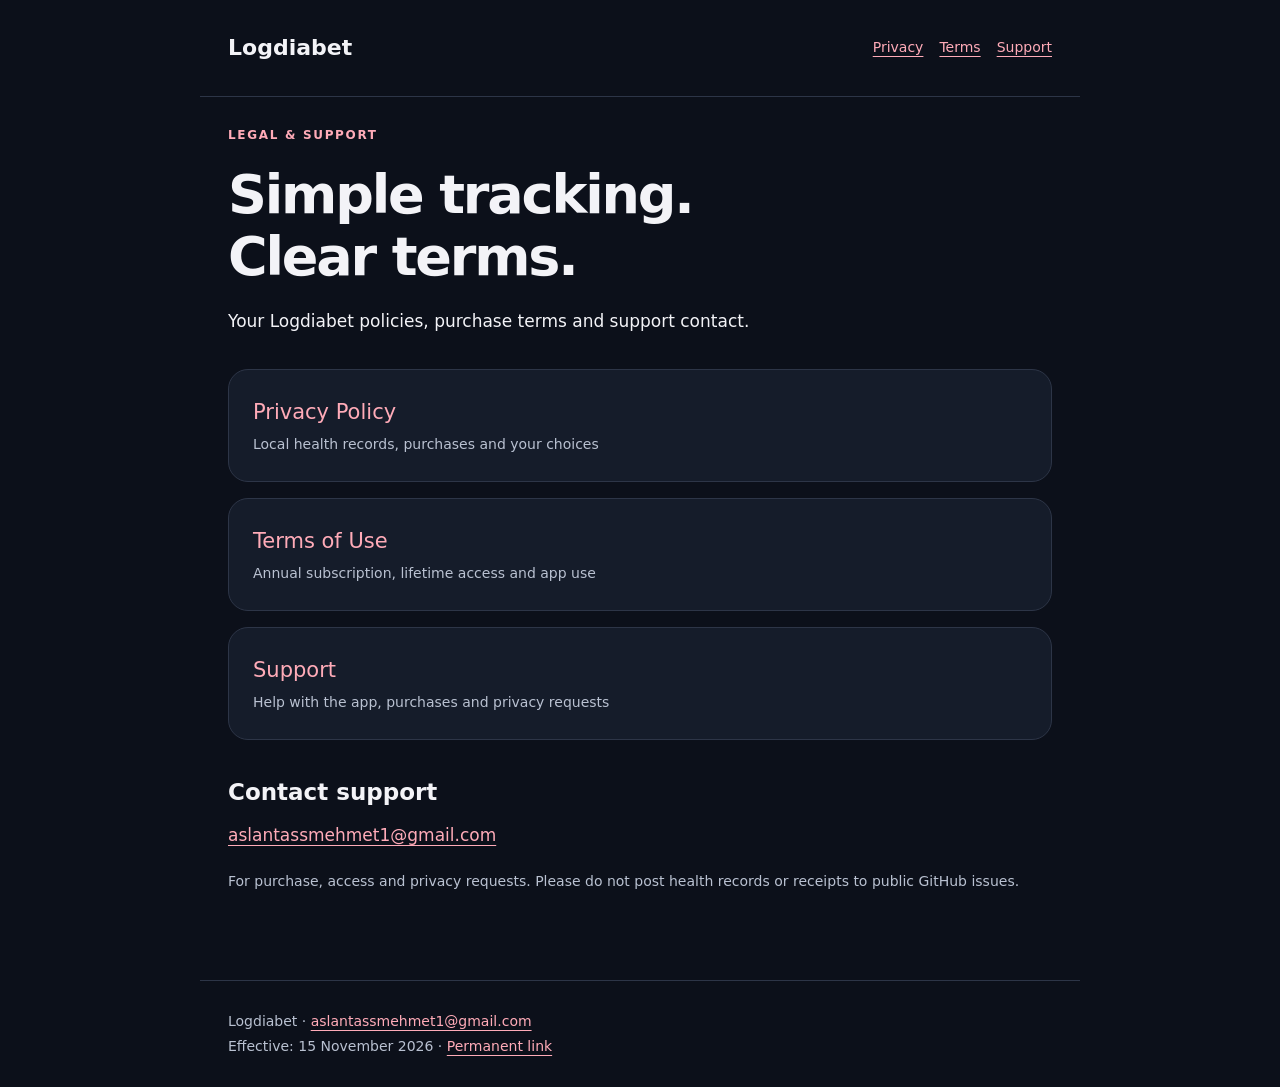
<file: index.html>
<!doctype html>
<html lang="en"><head><meta charset="utf-8"><meta name="viewport" content="width=device-width,initial-scale=1"><meta name="color-scheme" content="dark light"><meta name="description" content="Legal & support — Logdiabet"><title>Legal & support · Logdiabet</title><link rel="stylesheet" href="style.css"></head><body><header><a href="index.html">Logdiabet</a><nav aria-label="Legal navigation"><a href="privacy.html">Privacy</a><a href="terms.html">Terms</a><a href="support.html">Support</a></nav></header><main id="main"><p class="eyebrow">Legal & support</p><h1>Simple tracking.<br>Clear terms.</h1><p>Your Logdiabet policies, purchase terms and support contact.</p><div class="cards"><a href="privacy.html">Privacy Policy<small>Local health records, purchases and your choices</small></a><a href="terms.html">Terms of Use<small>Annual subscription, lifetime access and app use</small></a><a href="support.html">Support<small>Help with the app, purchases and privacy requests</small></a></div><section id="support"><h2>Contact support</h2><p><a href="mailto:aslantassmehmet1@gmail.com">aslantassmehmet1@gmail.com</a></p><p class="meta">For purchase, access and privacy requests. Please do not post health records or receipts to public GitHub issues.</p></section></main><footer>Logdiabet · <a href="mailto:aslantassmehmet1@gmail.com">aslantassmehmet1@gmail.com</a><br>Effective: 15 November 2026 · <a href="index.html">Permanent link</a></footer></body></html>
</file>
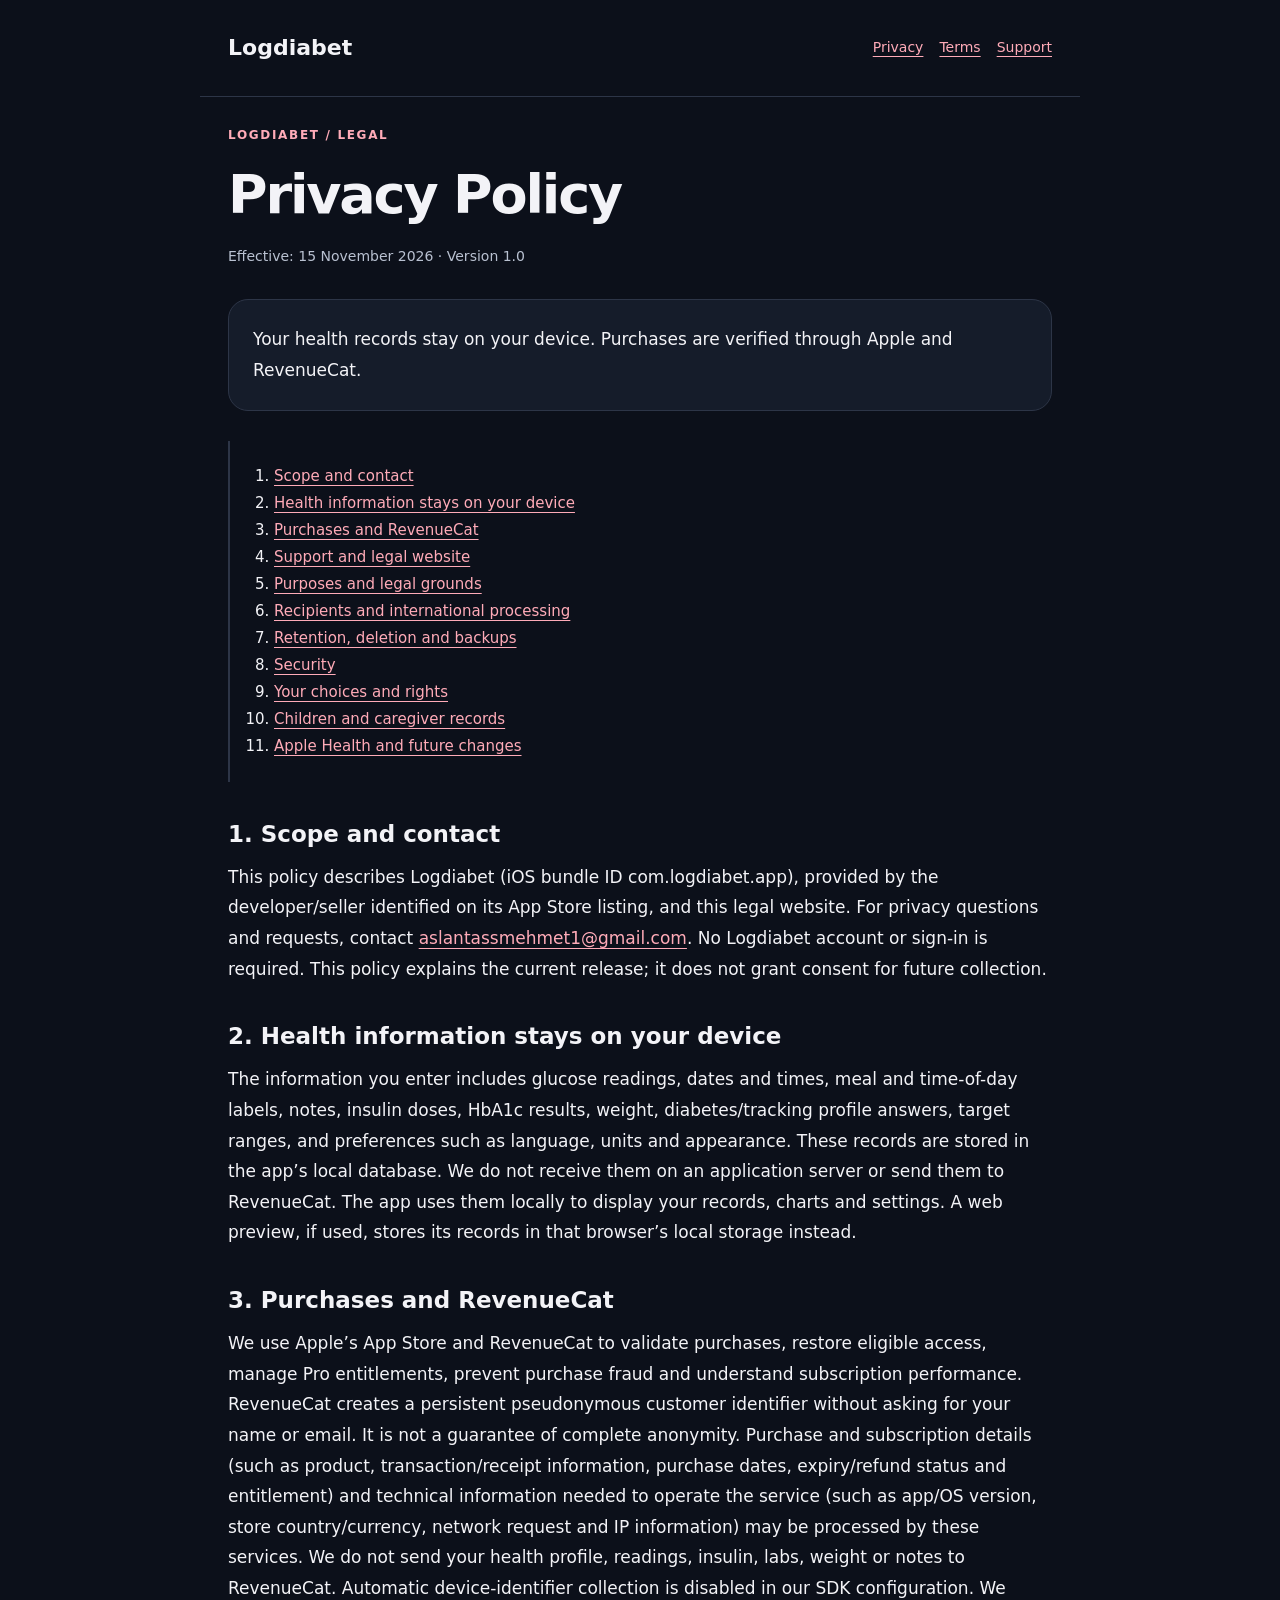
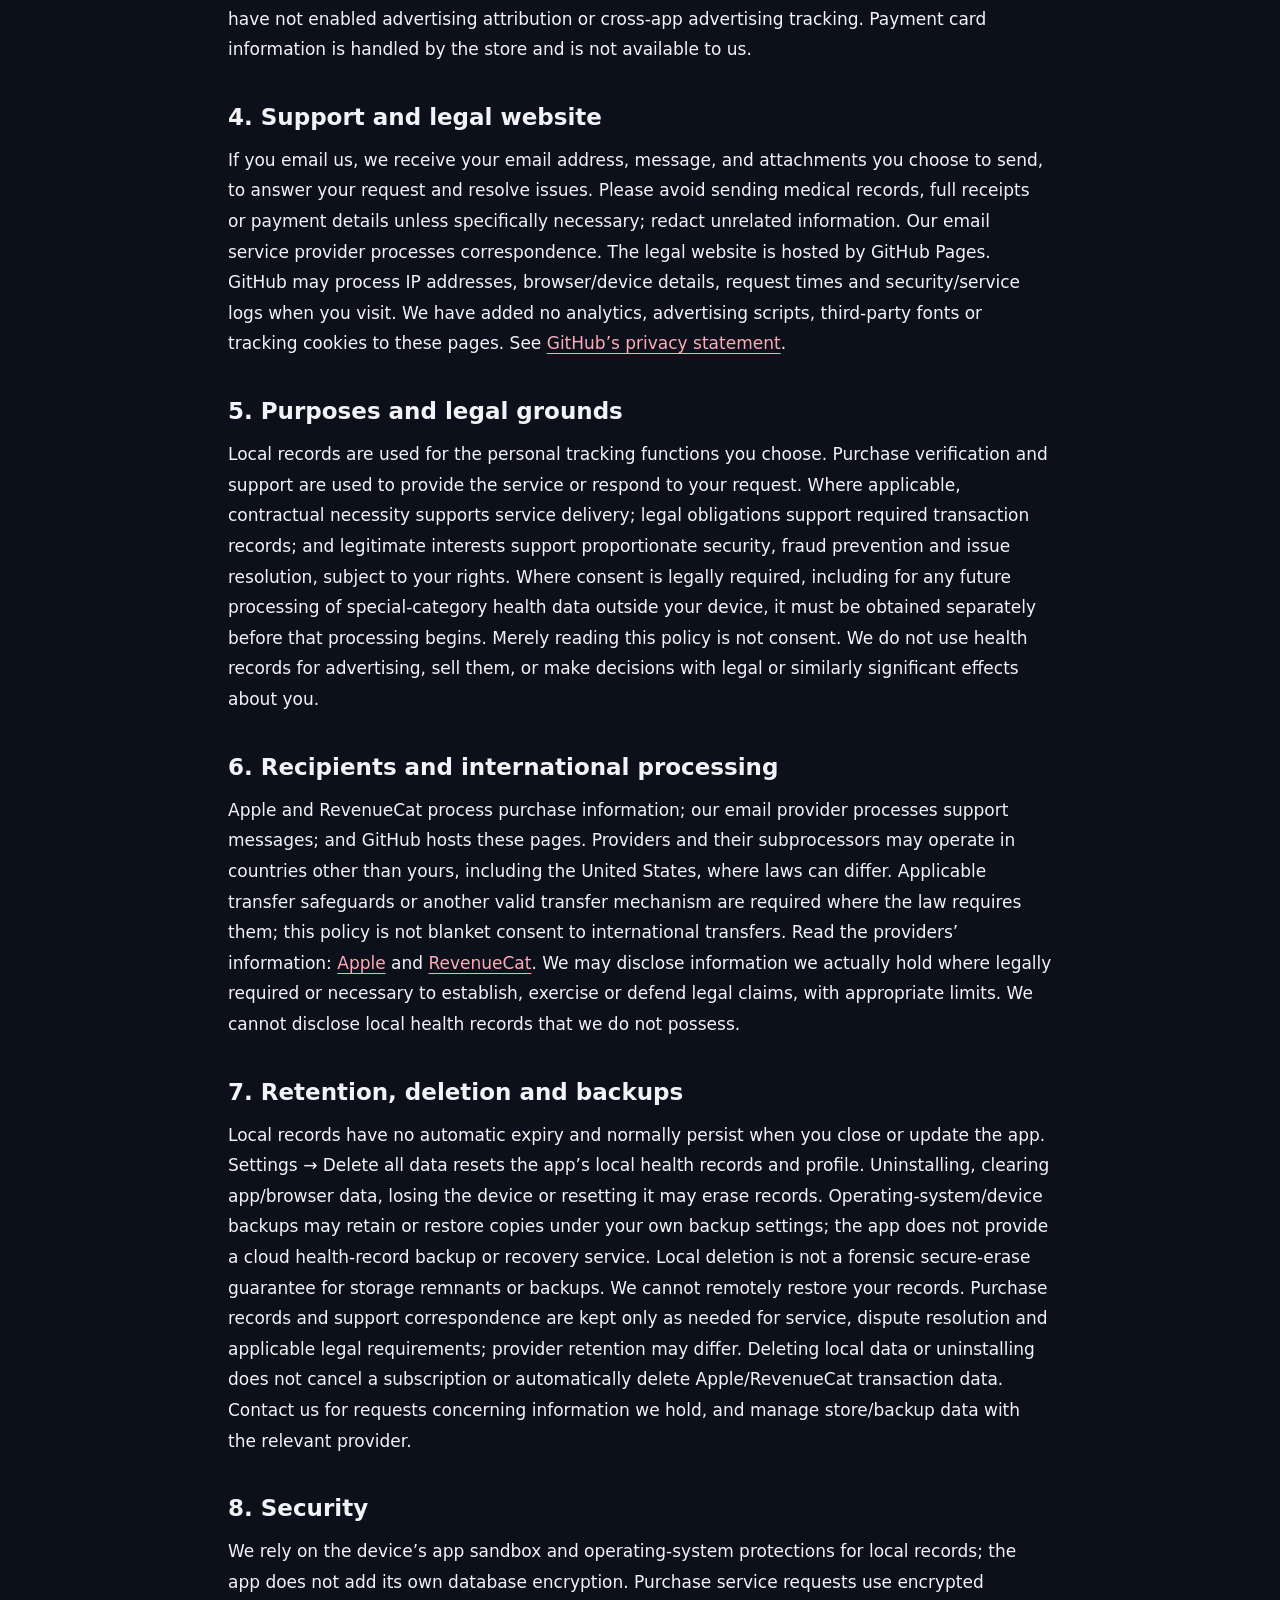
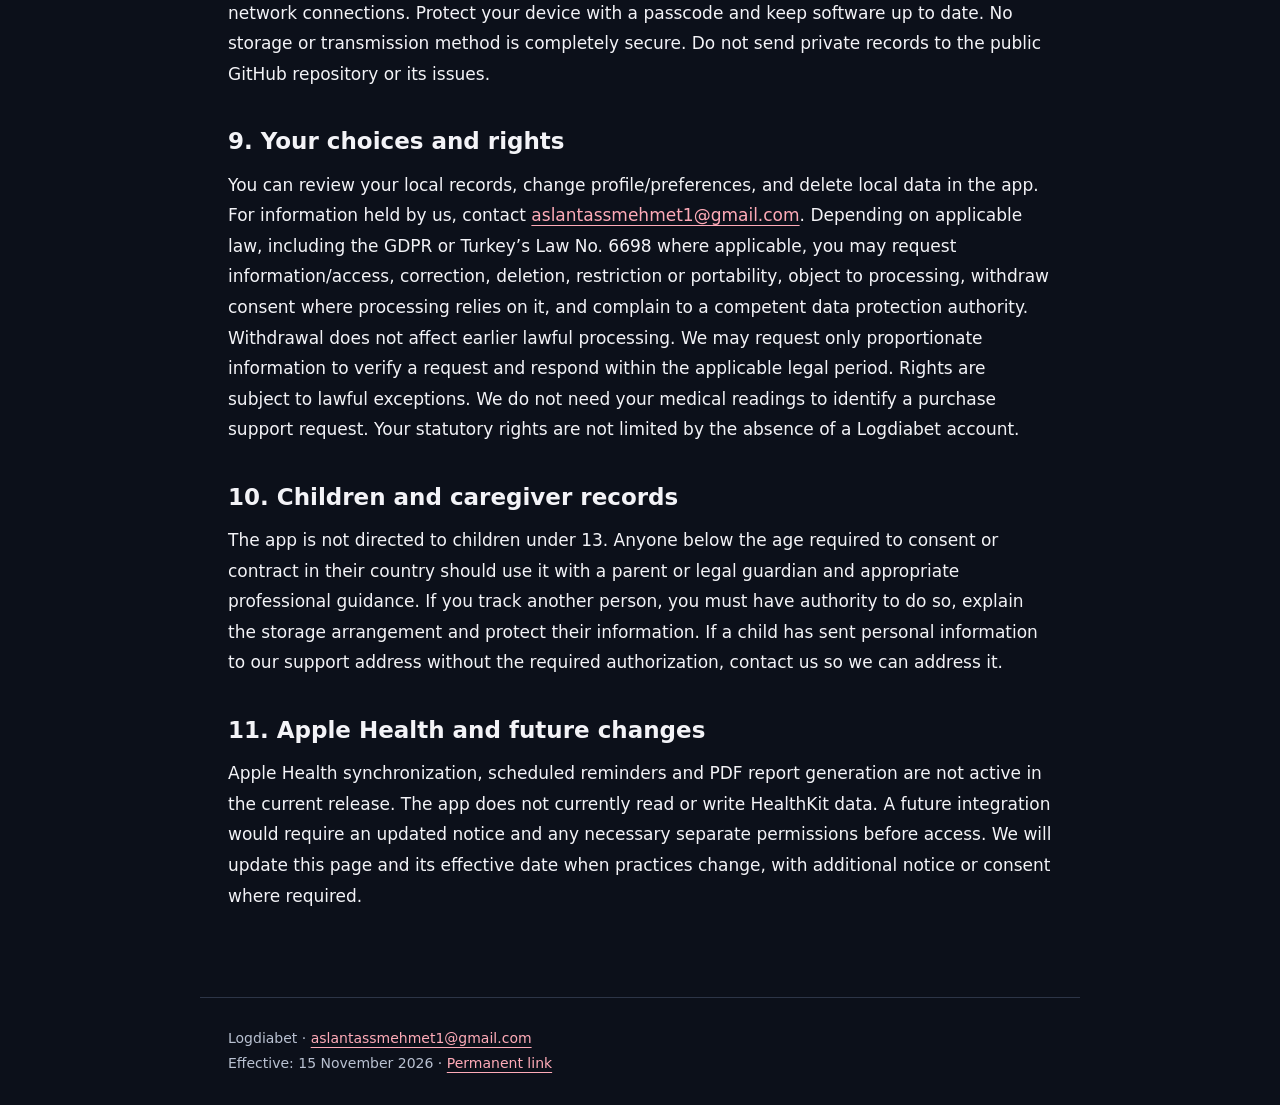
<file: privacy-tr.html>
<!doctype html>
<html lang="en"><head><meta charset="utf-8"><meta name="viewport" content="width=device-width,initial-scale=1"><meta http-equiv="refresh" content="0;url=privacy.html"><link rel="canonical" href="privacy.html"><title>Logdiabet — English policy</title></head><body><p>This document is now available in English. <a href="privacy.html">Read the policy</a>.</p></body></html>
</file>
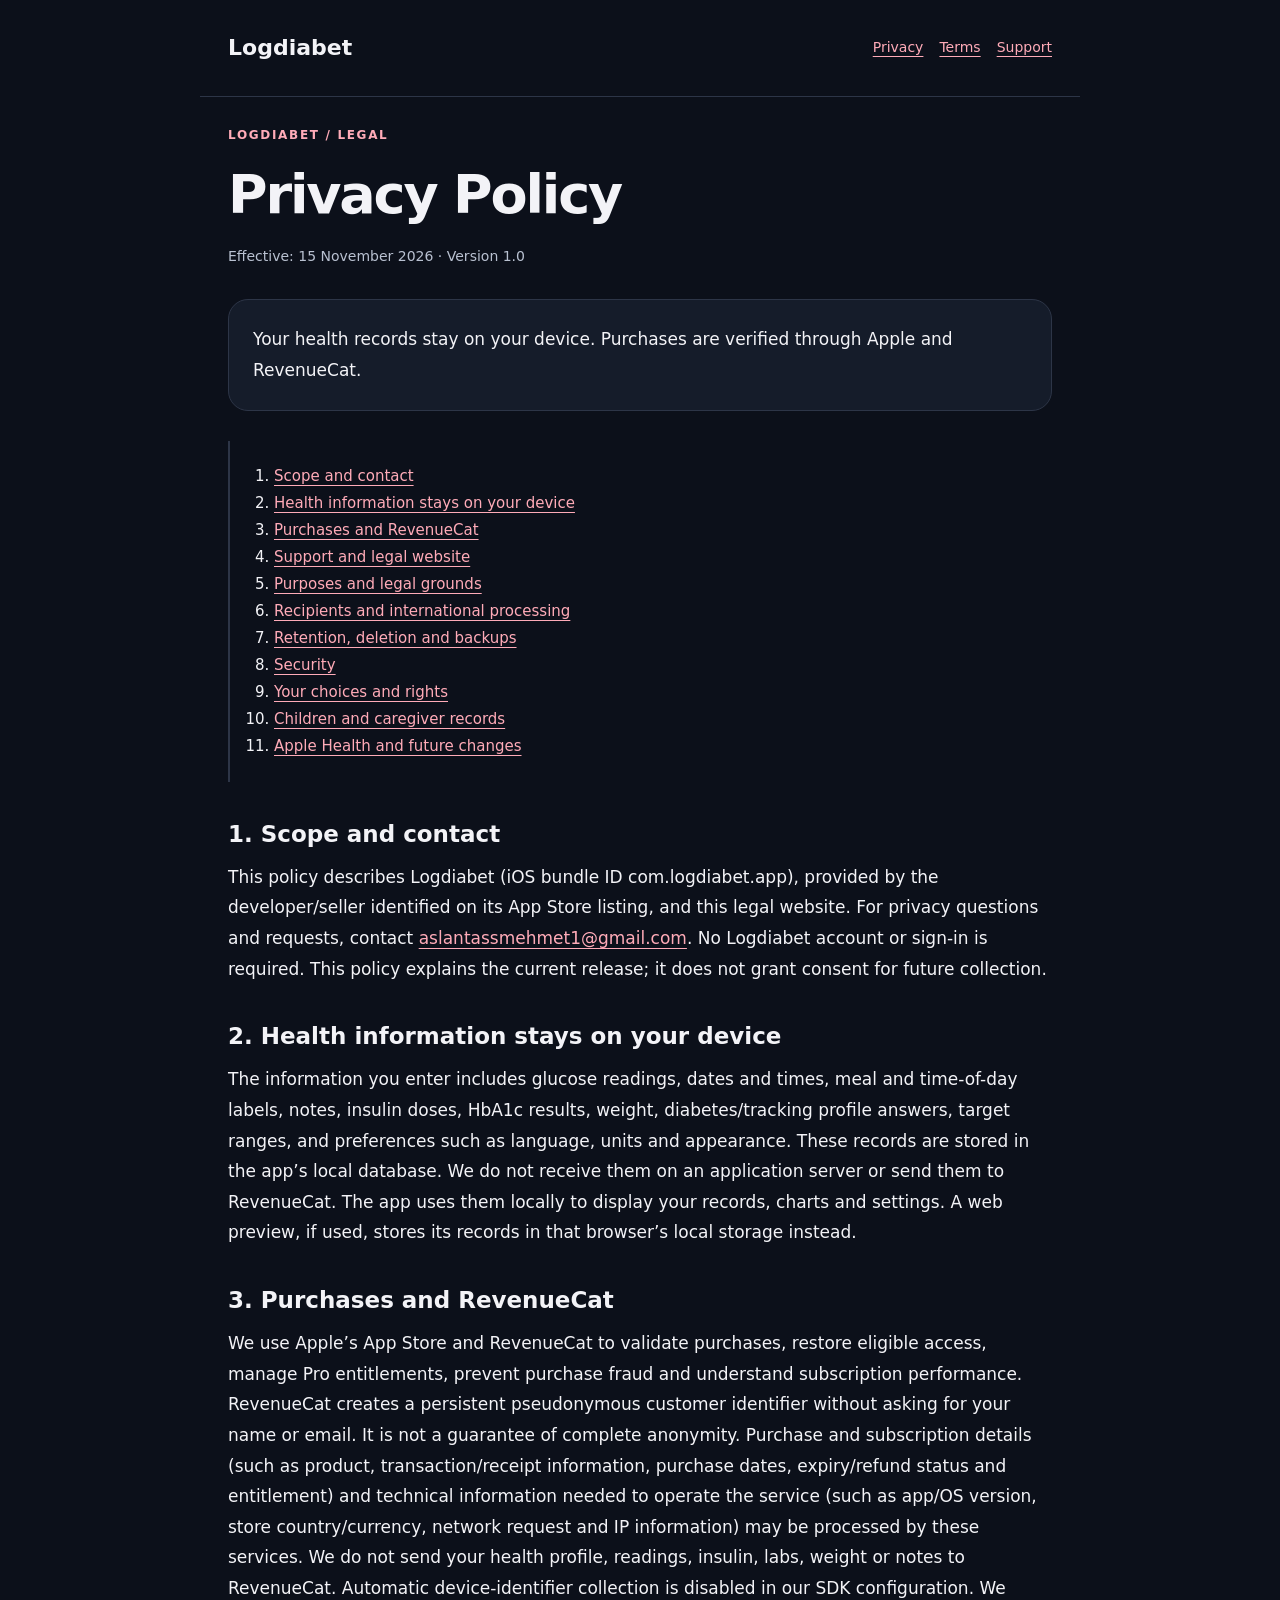
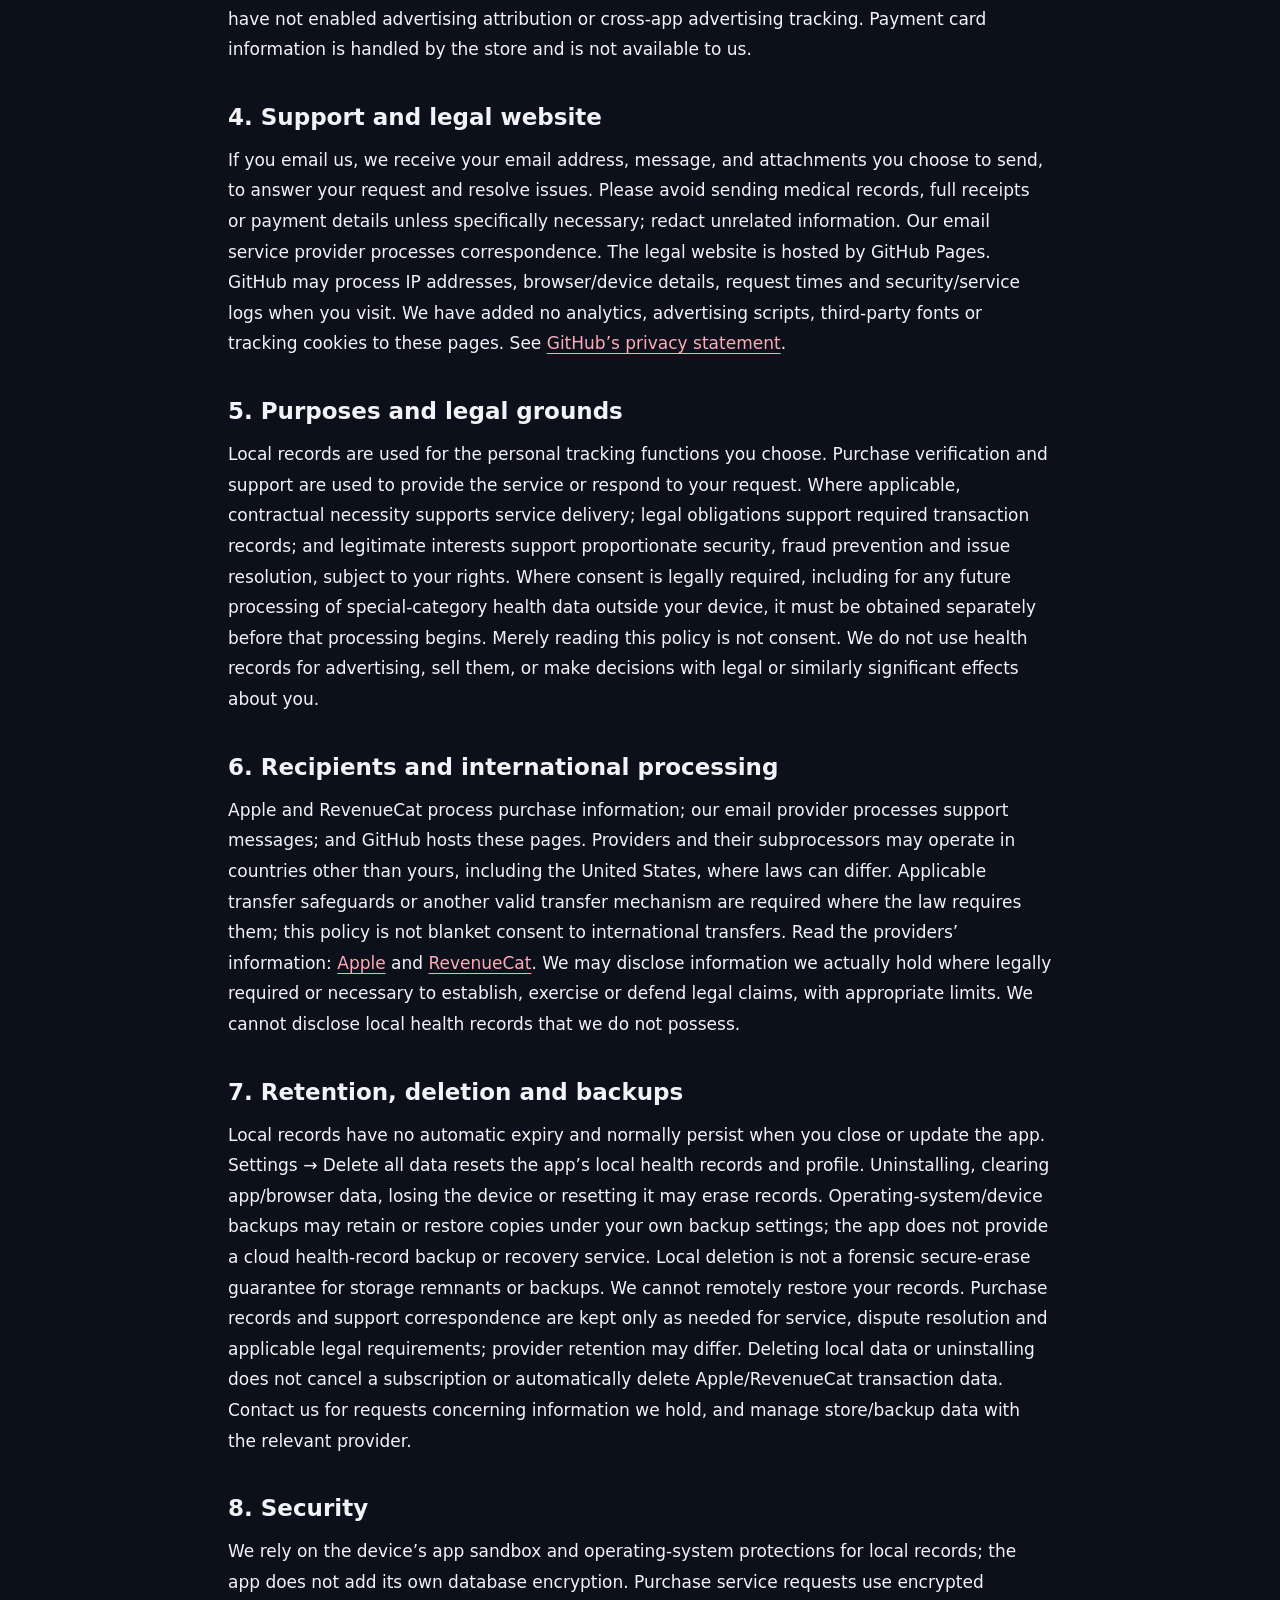
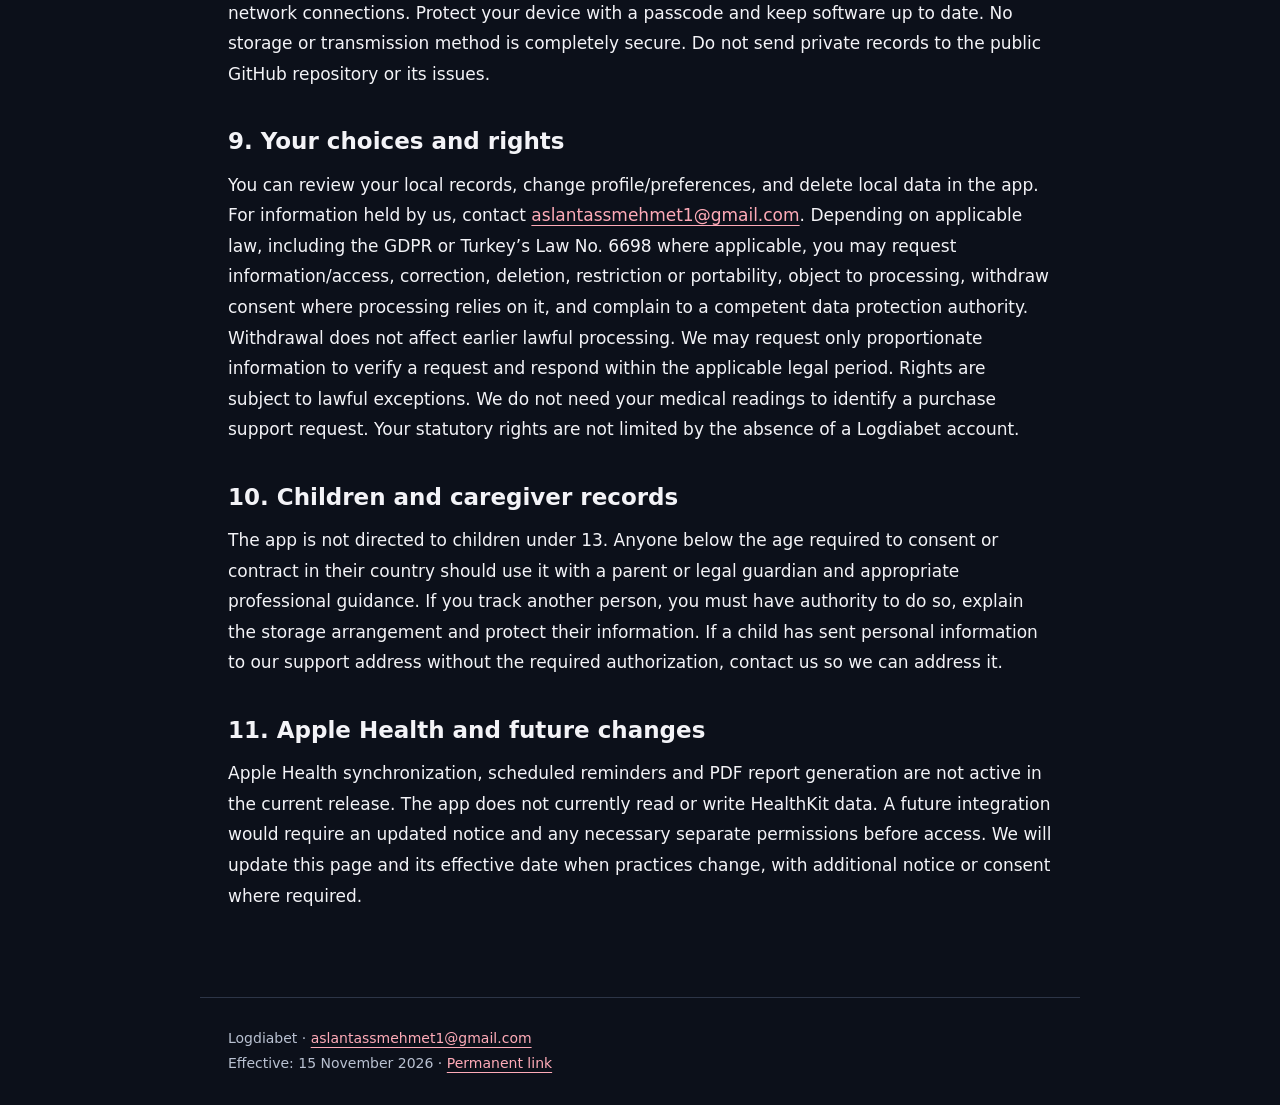
<file: privacy.html>
<!doctype html>
<html lang="en"><head><meta charset="utf-8"><meta name="viewport" content="width=device-width,initial-scale=1"><meta name="color-scheme" content="dark light"><meta name="description" content="Privacy Policy — Logdiabet"><title>Privacy Policy · Logdiabet</title><link rel="stylesheet" href="style.css"></head><body><header><a href="index.html">Logdiabet</a><nav aria-label="Legal navigation"><a href="privacy.html">Privacy</a><a href="terms.html">Terms</a><a href="support.html">Support</a></nav></header><main id="main"><p class="eyebrow">Logdiabet / Legal</p><h1>Privacy Policy</h1><p class="meta">Effective: 15 November 2026 · Version 1.0</p><div class="intro">Your health records stay on your device. Purchases are verified through Apple and RevenueCat.</div><ol class="contents"><li><a href="#section-1">Scope and contact</a></li><li><a href="#section-2">Health information stays on your device</a></li><li><a href="#section-3">Purchases and RevenueCat</a></li><li><a href="#section-4">Support and legal website</a></li><li><a href="#section-5">Purposes and legal grounds</a></li><li><a href="#section-6">Recipients and international processing</a></li><li><a href="#section-7">Retention, deletion and backups</a></li><li><a href="#section-8">Security</a></li><li><a href="#section-9">Your choices and rights</a></li><li><a href="#section-10">Children and caregiver records</a></li><li><a href="#section-11">Apple Health and future changes</a></li></ol><section id="section-1"><h2>1. Scope and contact</h2><p>This policy describes Logdiabet (iOS bundle ID com.logdiabet.app), provided by the developer/seller identified on its App Store listing, and this legal website. For privacy questions and requests, contact <a href="mailto:aslantassmehmet1@gmail.com">aslantassmehmet1@gmail.com</a>. No Logdiabet account or sign-in is required. This policy explains the current release; it does not grant consent for future collection.</p></section>
<section id="section-2"><h2>2. Health information stays on your device</h2><p>The information you enter includes glucose readings, dates and times, meal and time-of-day labels, notes, insulin doses, HbA1c results, weight, diabetes/tracking profile answers, target ranges, and preferences such as language, units and appearance. These records are stored in the app’s local database. We do not receive them on an application server or send them to RevenueCat. The app uses them locally to display your records, charts and settings. A web preview, if used, stores its records in that browser’s local storage instead.</p></section>
<section id="section-3"><h2>3. Purchases and RevenueCat</h2><p>We use Apple’s App Store and RevenueCat to validate purchases, restore eligible access, manage Pro entitlements, prevent purchase fraud and understand subscription performance. RevenueCat creates a persistent pseudonymous customer identifier without asking for your name or email. It is not a guarantee of complete anonymity. Purchase and subscription details (such as product, transaction/receipt information, purchase dates, expiry/refund status and entitlement) and technical information needed to operate the service (such as app/OS version, store country/currency, network request and IP information) may be processed by these services. We do not send your health profile, readings, insulin, labs, weight or notes to RevenueCat. Automatic device-identifier collection is disabled in our SDK configuration. We have not enabled advertising attribution or cross-app advertising tracking. Payment card information is handled by the store and is not available to us.</p></section>
<section id="section-4"><h2>4. Support and legal website</h2><p>If you email us, we receive your email address, message, and attachments you choose to send, to answer your request and resolve issues. Please avoid sending medical records, full receipts or payment details unless specifically necessary; redact unrelated information. Our email service provider processes correspondence. The legal website is hosted by GitHub Pages. GitHub may process IP addresses, browser/device details, request times and security/service logs when you visit. We have added no analytics, advertising scripts, third-party fonts or tracking cookies to these pages. See <a href="https://docs.github.com/en/site-policy/privacy-policies/github-general-privacy-statement">GitHub’s privacy statement</a>.</p></section>
<section id="section-5"><h2>5. Purposes and legal grounds</h2><p>Local records are used for the personal tracking functions you choose. Purchase verification and support are used to provide the service or respond to your request. Where applicable, contractual necessity supports service delivery; legal obligations support required transaction records; and legitimate interests support proportionate security, fraud prevention and issue resolution, subject to your rights. Where consent is legally required, including for any future processing of special-category health data outside your device, it must be obtained separately before that processing begins. Merely reading this policy is not consent. We do not use health records for advertising, sell them, or make decisions with legal or similarly significant effects about you.</p></section>
<section id="section-6"><h2>6. Recipients and international processing</h2><p>Apple and RevenueCat process purchase information; our email provider processes support messages; and GitHub hosts these pages. Providers and their subprocessors may operate in countries other than yours, including the United States, where laws can differ. Applicable transfer safeguards or another valid transfer mechanism are required where the law requires them; this policy is not blanket consent to international transfers. Read the providers’ information: <a href="https://www.apple.com/legal/privacy/">Apple</a> and <a href="https://www.revenuecat.com/privacy">RevenueCat</a>. We may disclose information we actually hold where legally required or necessary to establish, exercise or defend legal claims, with appropriate limits. We cannot disclose local health records that we do not possess.</p></section>
<section id="section-7"><h2>7. Retention, deletion and backups</h2><p>Local records have no automatic expiry and normally persist when you close or update the app. Settings → Delete all data resets the app’s local health records and profile. Uninstalling, clearing app/browser data, losing the device or resetting it may erase records. Operating-system/device backups may retain or restore copies under your own backup settings; the app does not provide a cloud health-record backup or recovery service. Local deletion is not a forensic secure-erase guarantee for storage remnants or backups. We cannot remotely restore your records. Purchase records and support correspondence are kept only as needed for service, dispute resolution and applicable legal requirements; provider retention may differ. Deleting local data or uninstalling does not cancel a subscription or automatically delete Apple/RevenueCat transaction data. Contact us for requests concerning information we hold, and manage store/backup data with the relevant provider.</p></section>
<section id="section-8"><h2>8. Security</h2><p>We rely on the device’s app sandbox and operating-system protections for local records; the app does not add its own database encryption. Purchase service requests use encrypted network connections. Protect your device with a passcode and keep software up to date. No storage or transmission method is completely secure. Do not send private records to the public GitHub repository or its issues.</p></section>
<section id="section-9"><h2>9. Your choices and rights</h2><p>You can review your local records, change profile/preferences, and delete local data in the app. For information held by us, contact <a href="mailto:aslantassmehmet1@gmail.com">aslantassmehmet1@gmail.com</a>. Depending on applicable law, including the GDPR or Turkey’s Law No. 6698 where applicable, you may request information/access, correction, deletion, restriction or portability, object to processing, withdraw consent where processing relies on it, and complain to a competent data protection authority. Withdrawal does not affect earlier lawful processing. We may request only proportionate information to verify a request and respond within the applicable legal period. Rights are subject to lawful exceptions. We do not need your medical readings to identify a purchase support request. Your statutory rights are not limited by the absence of a Logdiabet account.</p></section>
<section id="section-10"><h2>10. Children and caregiver records</h2><p>The app is not directed to children under 13. Anyone below the age required to consent or contract in their country should use it with a parent or legal guardian and appropriate professional guidance. If you track another person, you must have authority to do so, explain the storage arrangement and protect their information. If a child has sent personal information to our support address without the required authorization, contact us so we can address it.</p></section>
<section id="section-11"><h2>11. Apple Health and future changes</h2><p>Apple Health synchronization, scheduled reminders and PDF report generation are not active in the current release. The app does not currently read or write HealthKit data. A future integration would require an updated notice and any necessary separate permissions before access. We will update this page and its effective date when practices change, with additional notice or consent where required.</p></section></main><footer>Logdiabet · <a href="mailto:aslantassmehmet1@gmail.com">aslantassmehmet1@gmail.com</a><br>Effective: 15 November 2026 · <a href="privacy.html">Permanent link</a></footer></body></html>
</file>
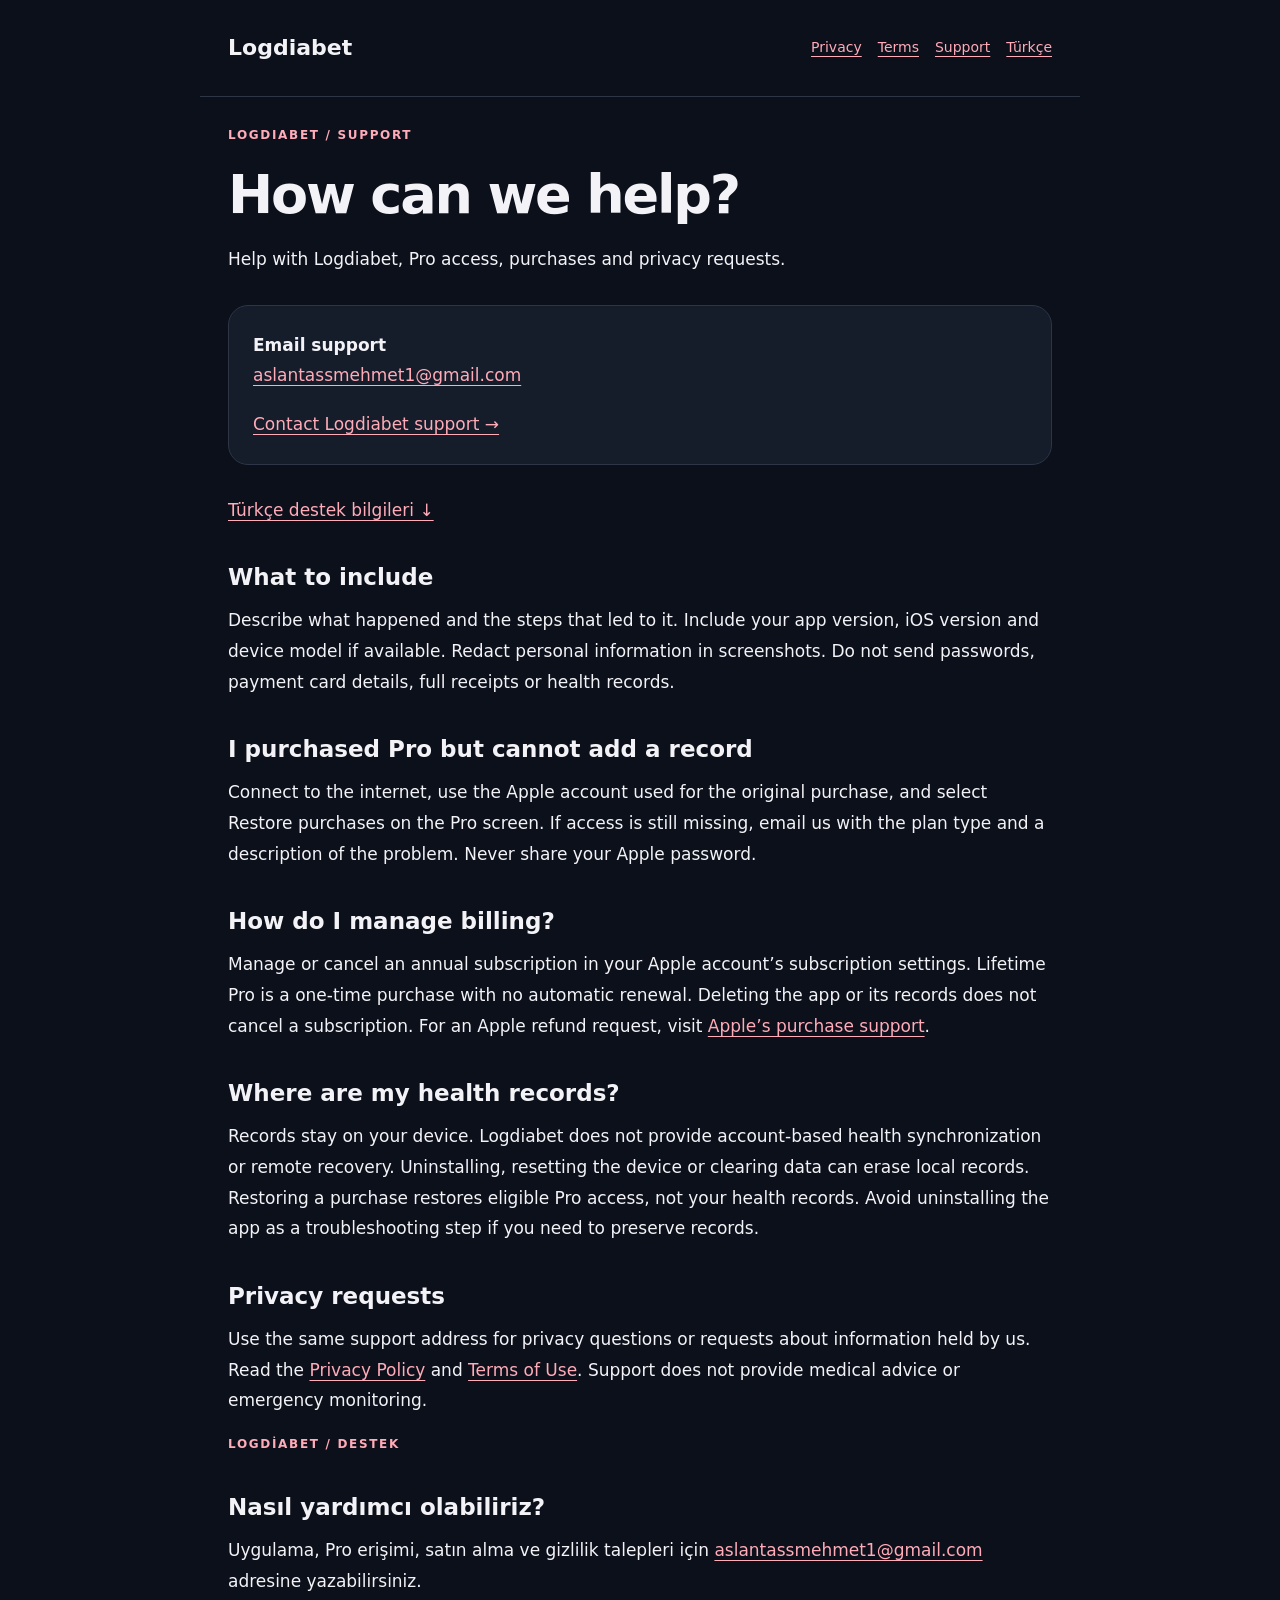
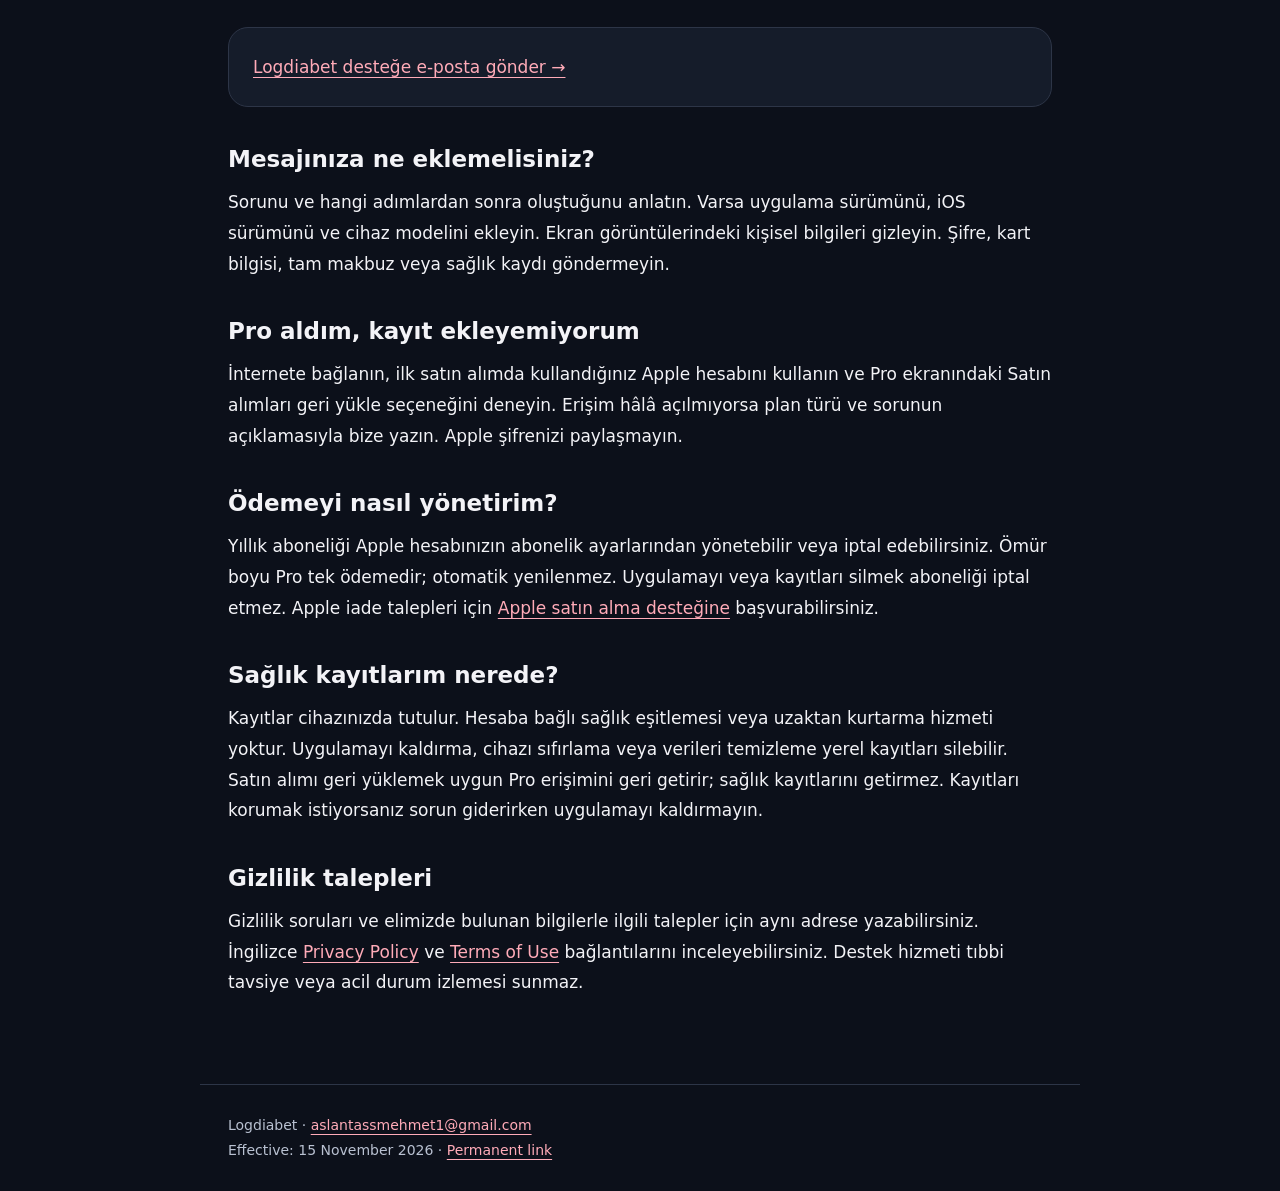
<file: support.html>
<!doctype html>
<html lang="en"><head><meta charset="utf-8"><meta name="viewport" content="width=device-width,initial-scale=1"><meta name="color-scheme" content="dark light"><meta name="description" content="Support / Destek — Logdiabet"><title>Support / Destek · Logdiabet</title><link rel="stylesheet" href="style.css"></head><body><header><a href="index.html">Logdiabet</a><nav aria-label="Legal navigation"><a href="privacy.html">Privacy</a><a href="terms.html">Terms</a><a href="support.html">Support</a><a href="support.html#turkce" lang="tr">Türkçe</a></nav></header><main id="main">
<p class="eyebrow">Logdiabet / Support</p>
<h1>How can we help?</h1>
<p>Help with Logdiabet, Pro access, purchases and privacy requests.</p>
<div class="intro"><strong>Email support</strong><p><a href="mailto:aslantassmehmet1@gmail.com">aslantassmehmet1@gmail.com</a></p><a href="mailto:aslantassmehmet1@gmail.com?subject=Logdiabet%20Support">Contact Logdiabet support →</a></div>
<p><a href="#turkce" lang="tr">Türkçe destek bilgileri ↓</a></p>
<section><h2>What to include</h2><p>Describe what happened and the steps that led to it. Include your app version, iOS version and device model if available. Redact personal information in screenshots. Do not send passwords, payment card details, full receipts or health records.</p></section>
<section><h2>I purchased Pro but cannot add a record</h2><p>Connect to the internet, use the Apple account used for the original purchase, and select Restore purchases on the Pro screen. If access is still missing, email us with the plan type and a description of the problem. Never share your Apple password.</p></section>
<section><h2>How do I manage billing?</h2><p>Manage or cancel an annual subscription in your Apple account’s subscription settings. Lifetime Pro is a one-time purchase with no automatic renewal. Deleting the app or its records does not cancel a subscription. For an Apple refund request, visit <a href="https://reportaproblem.apple.com/">Apple’s purchase support</a>.</p></section>
<section><h2>Where are my health records?</h2><p>Records stay on your device. Logdiabet does not provide account-based health synchronization or remote recovery. Uninstalling, resetting the device or clearing data can erase local records. Restoring a purchase restores eligible Pro access, not your health records. Avoid uninstalling the app as a troubleshooting step if you need to preserve records.</p></section>
<section><h2>Privacy requests</h2><p>Use the same support address for privacy questions or requests about information held by us. Read the <a href="privacy.html">Privacy Policy</a> and <a href="terms.html">Terms of Use</a>. Support does not provide medical advice or emergency monitoring.</p></section>
<section id="turkce" lang="tr"><p class="eyebrow">Logdiabet / Destek</p><h2>Nasıl yardımcı olabiliriz?</h2><p>Uygulama, Pro erişimi, satın alma ve gizlilik talepleri için <a href="mailto:aslantassmehmet1@gmail.com">aslantassmehmet1@gmail.com</a> adresine yazabilirsiniz.</p><div class="intro"><a href="mailto:aslantassmehmet1@gmail.com?subject=Logdiabet%20Destek">Logdiabet desteğe e-posta gönder →</a></div>
<h2>Mesajınıza ne eklemelisiniz?</h2><p>Sorunu ve hangi adımlardan sonra oluştuğunu anlatın. Varsa uygulama sürümünü, iOS sürümünü ve cihaz modelini ekleyin. Ekran görüntülerindeki kişisel bilgileri gizleyin. Şifre, kart bilgisi, tam makbuz veya sağlık kaydı göndermeyin.</p>
<h2>Pro aldım, kayıt ekleyemiyorum</h2><p>İnternete bağlanın, ilk satın alımda kullandığınız Apple hesabını kullanın ve Pro ekranındaki Satın alımları geri yükle seçeneğini deneyin. Erişim hâlâ açılmıyorsa plan türü ve sorunun açıklamasıyla bize yazın. Apple şifrenizi paylaşmayın.</p>
<h2>Ödemeyi nasıl yönetirim?</h2><p>Yıllık aboneliği Apple hesabınızın abonelik ayarlarından yönetebilir veya iptal edebilirsiniz. Ömür boyu Pro tek ödemedir; otomatik yenilenmez. Uygulamayı veya kayıtları silmek aboneliği iptal etmez. Apple iade talepleri için <a href="https://reportaproblem.apple.com/">Apple satın alma desteğine</a> başvurabilirsiniz.</p>
<h2>Sağlık kayıtlarım nerede?</h2><p>Kayıtlar cihazınızda tutulur. Hesaba bağlı sağlık eşitlemesi veya uzaktan kurtarma hizmeti yoktur. Uygulamayı kaldırma, cihazı sıfırlama veya verileri temizleme yerel kayıtları silebilir. Satın alımı geri yüklemek uygun Pro erişimini geri getirir; sağlık kayıtlarını getirmez. Kayıtları korumak istiyorsanız sorun giderirken uygulamayı kaldırmayın.</p>
<h2>Gizlilik talepleri</h2><p>Gizlilik soruları ve elimizde bulunan bilgilerle ilgili talepler için aynı adrese yazabilirsiniz. İngilizce <a href="privacy.html">Privacy Policy</a> ve <a href="terms.html">Terms of Use</a> bağlantılarını inceleyebilirsiniz. Destek hizmeti tıbbi tavsiye veya acil durum izlemesi sunmaz.</p></section>
</main><footer>Logdiabet · <a href="mailto:aslantassmehmet1@gmail.com">aslantassmehmet1@gmail.com</a><br>Effective: 15 November 2026 · <a href="support.html">Permanent link</a></footer></body></html>
</file>
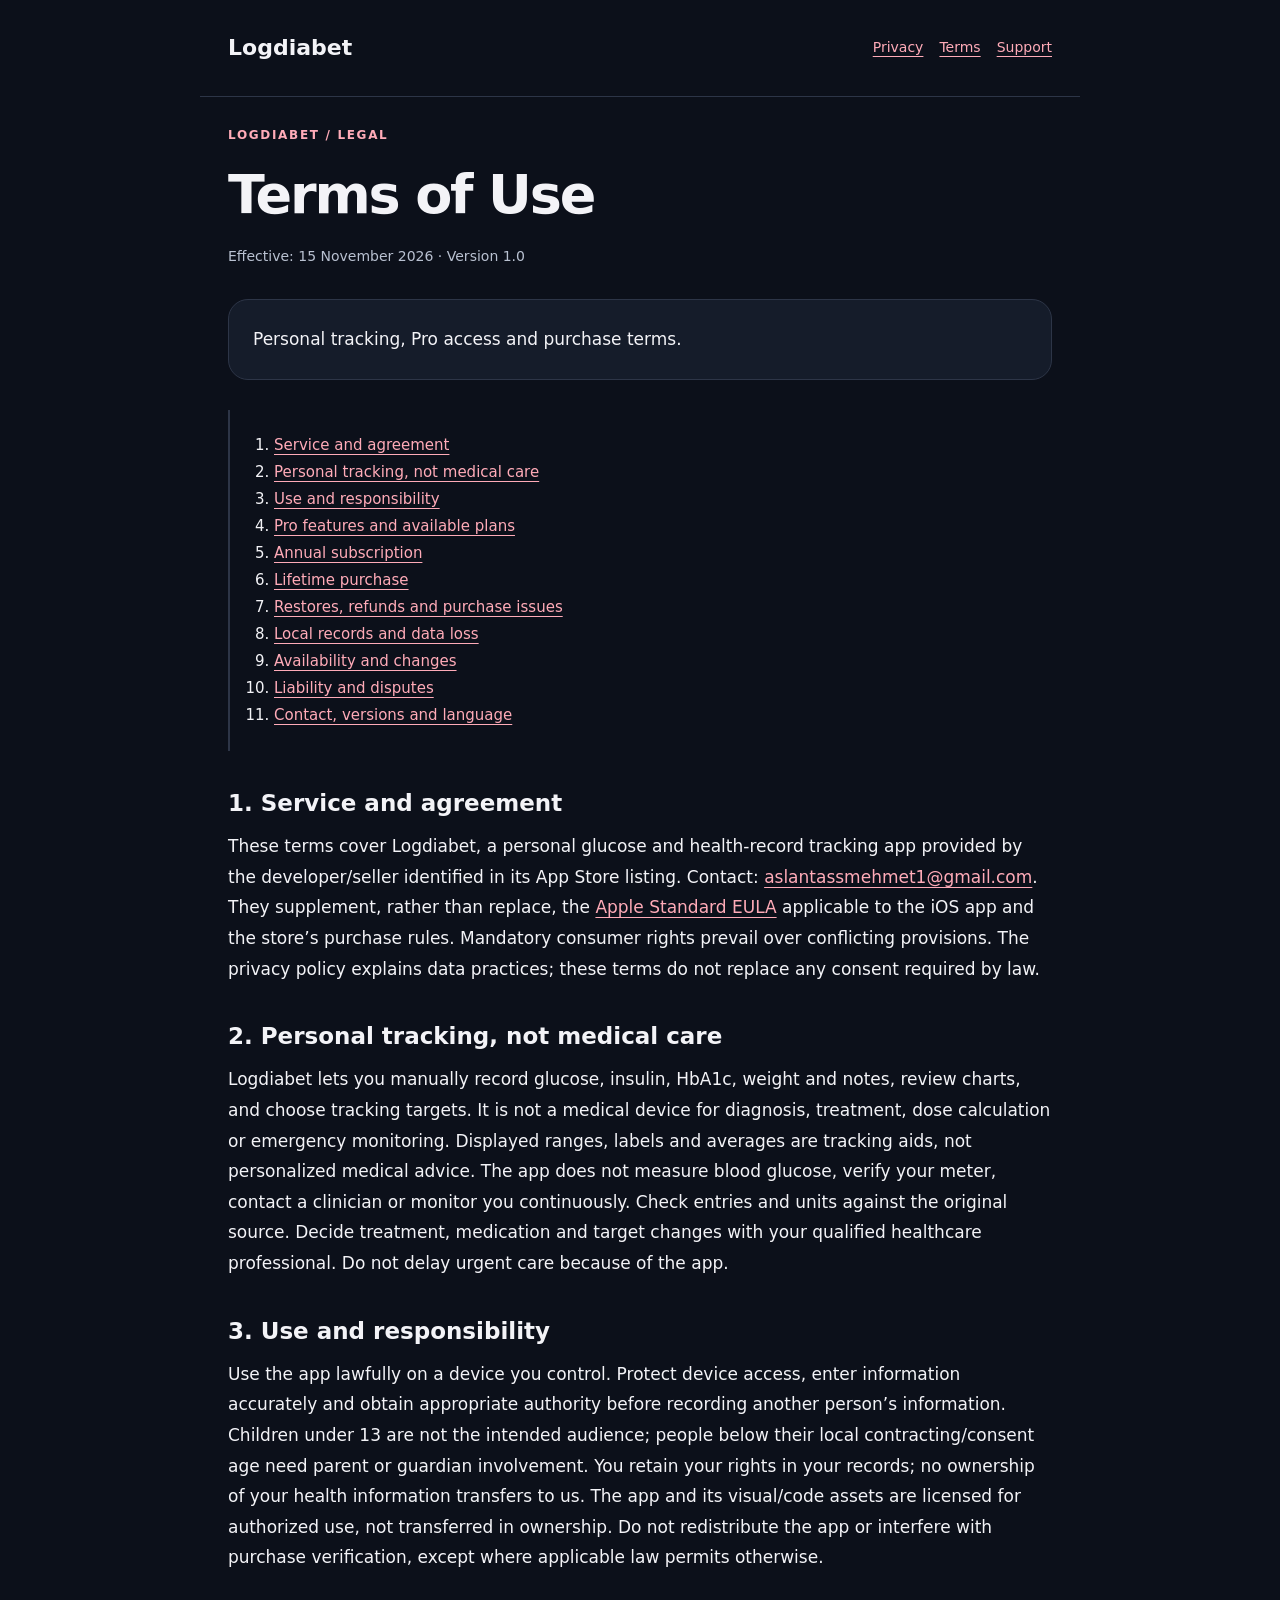
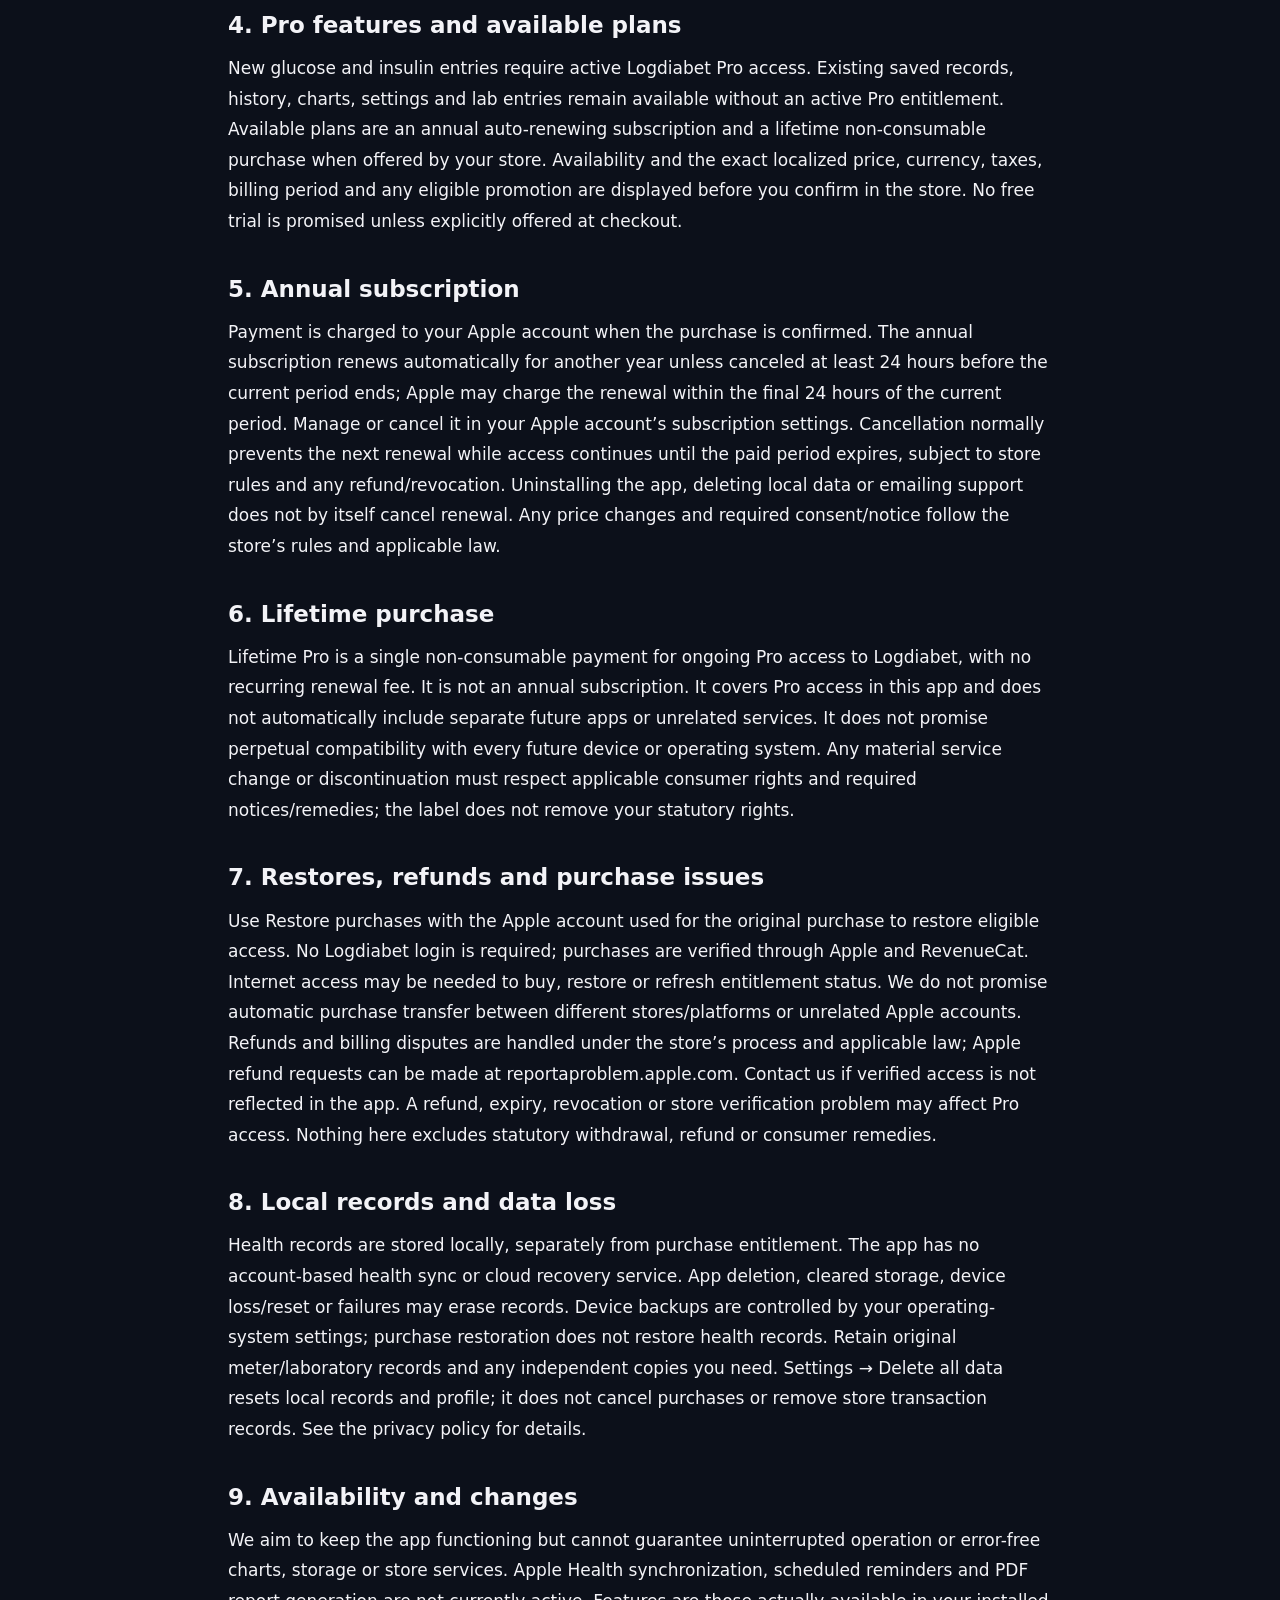
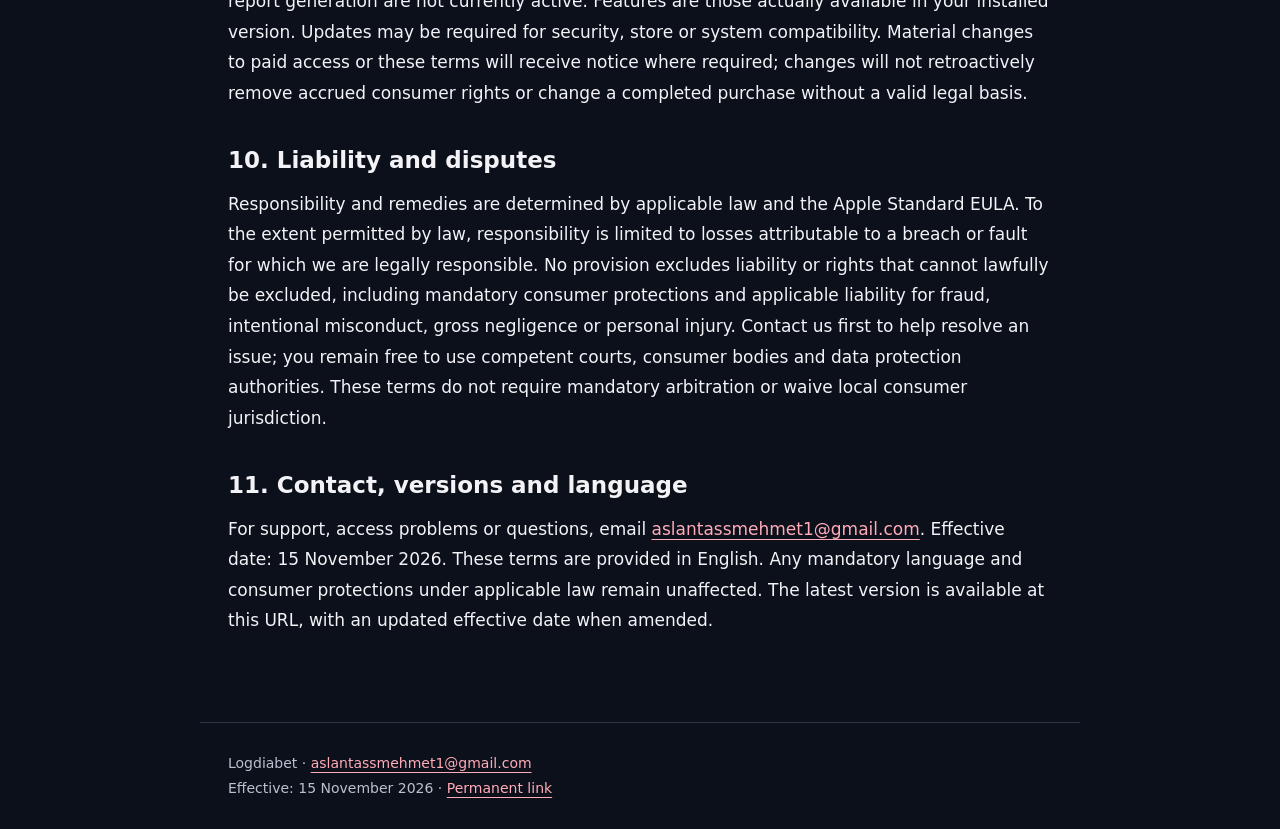
<file: terms-tr.html>
<!doctype html>
<html lang="en"><head><meta charset="utf-8"><meta name="viewport" content="width=device-width,initial-scale=1"><meta http-equiv="refresh" content="0;url=terms.html"><link rel="canonical" href="terms.html"><title>Logdiabet — English policy</title></head><body><p>This document is now available in English. <a href="terms.html">Read the policy</a>.</p></body></html>
</file>
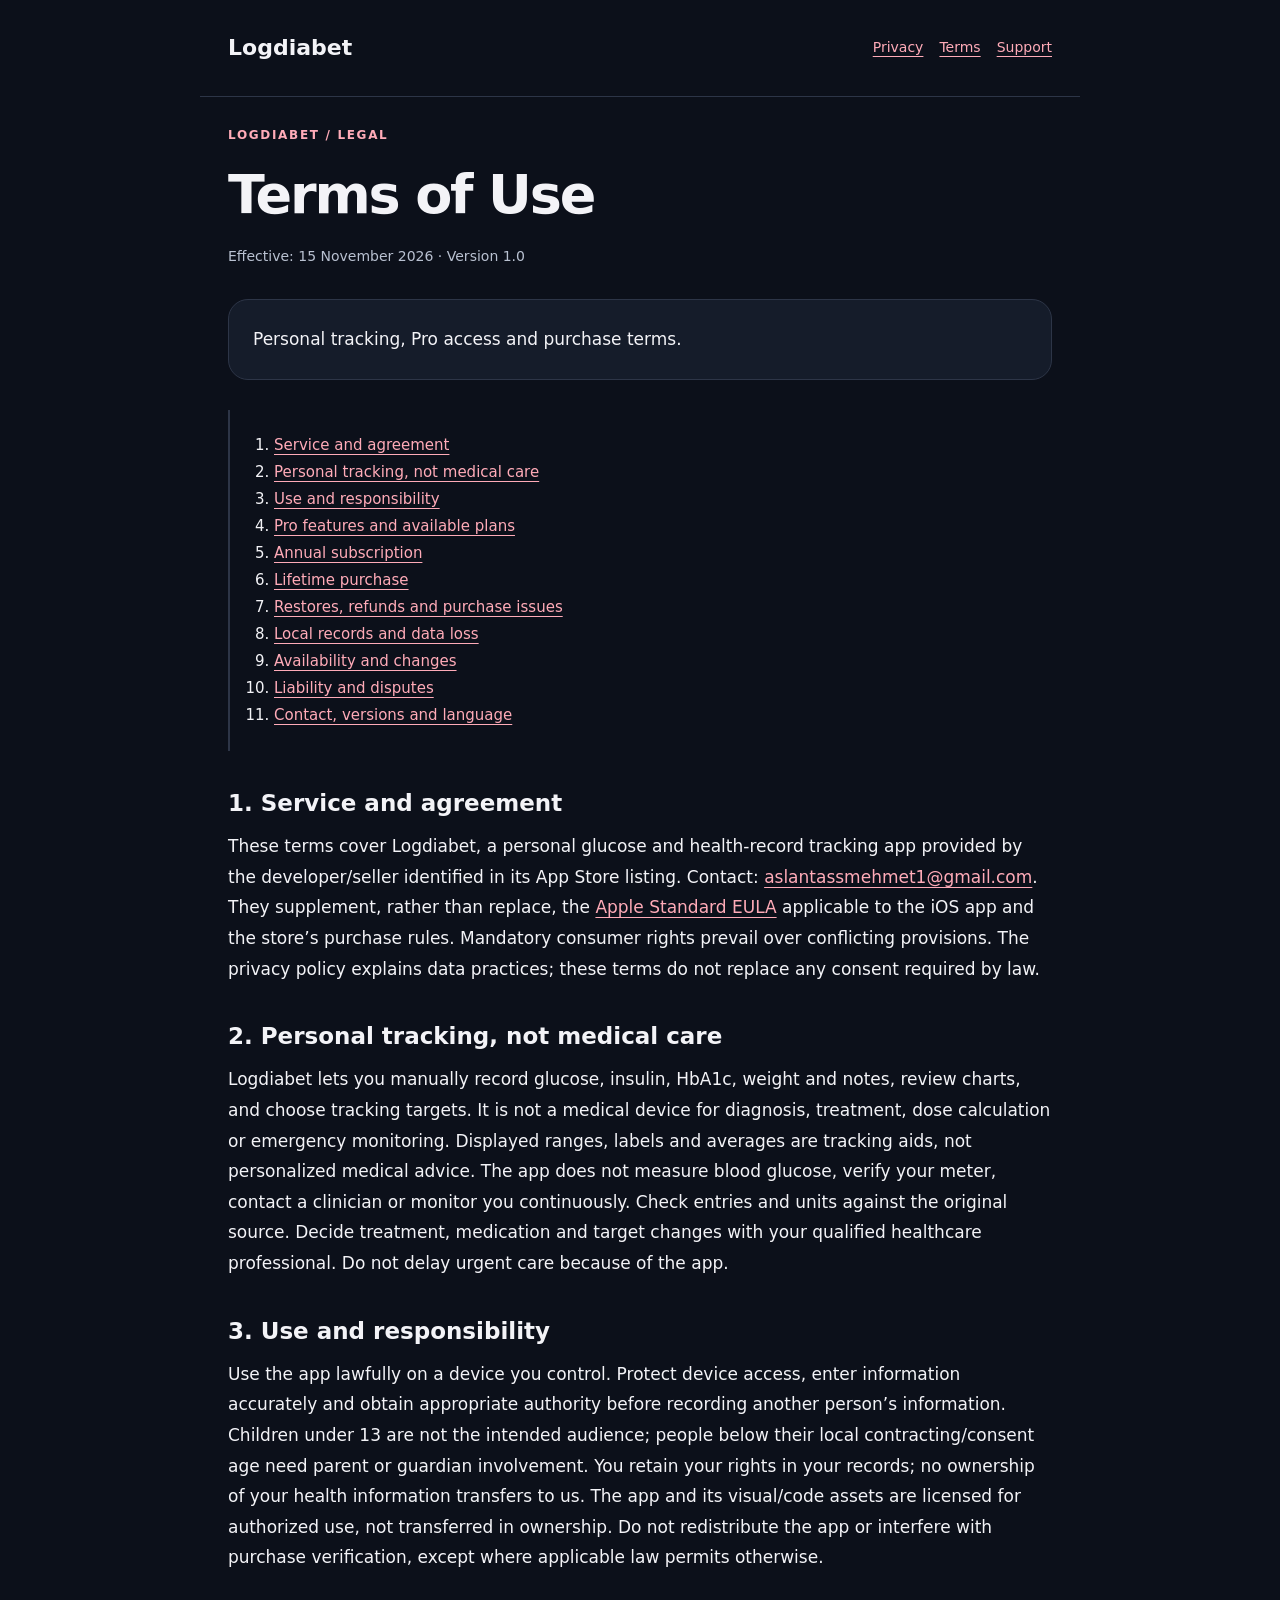
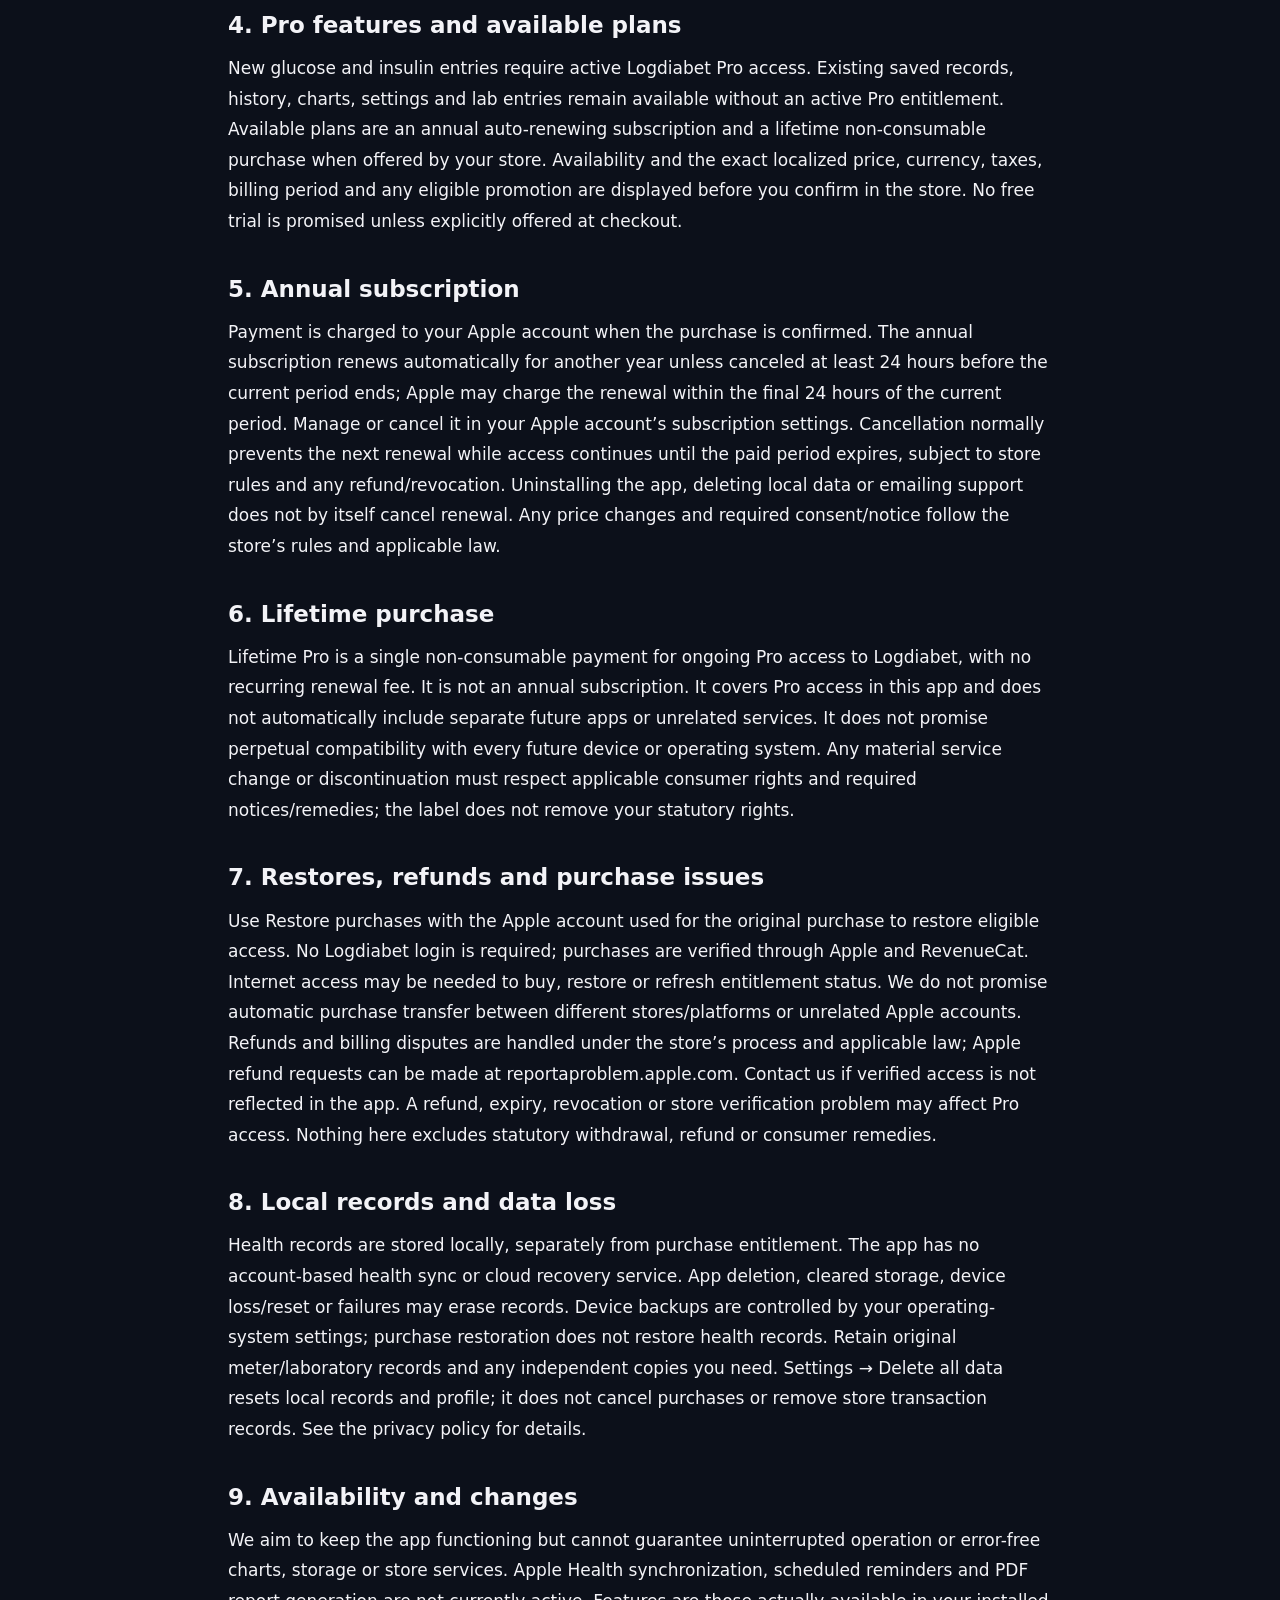
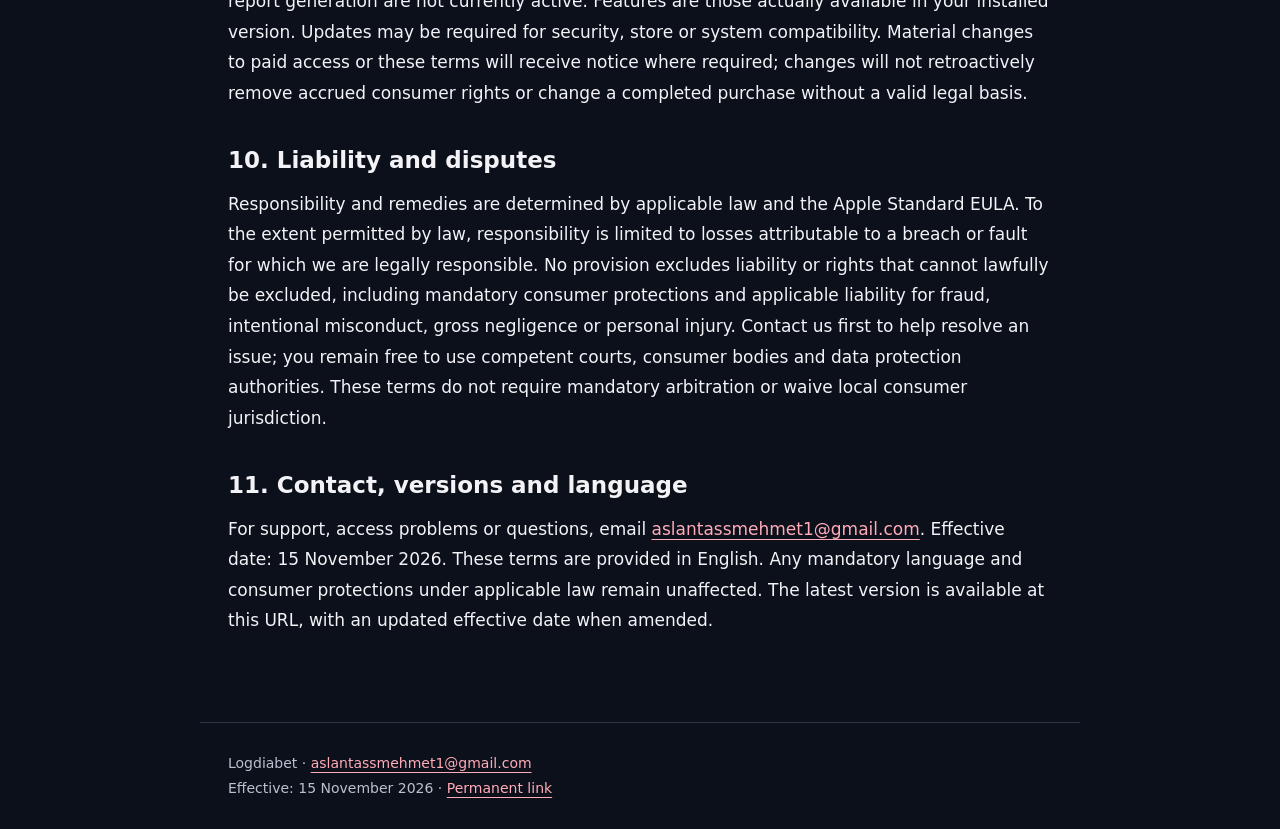
<file: terms.html>
<!doctype html>
<html lang="en"><head><meta charset="utf-8"><meta name="viewport" content="width=device-width,initial-scale=1"><meta name="color-scheme" content="dark light"><meta name="description" content="Terms of Use — Logdiabet"><title>Terms of Use · Logdiabet</title><link rel="stylesheet" href="style.css"></head><body><header><a href="index.html">Logdiabet</a><nav aria-label="Legal navigation"><a href="privacy.html">Privacy</a><a href="terms.html">Terms</a><a href="support.html">Support</a></nav></header><main id="main"><p class="eyebrow">Logdiabet / Legal</p><h1>Terms of Use</h1><p class="meta">Effective: 15 November 2026 · Version 1.0</p><div class="intro">Personal tracking, Pro access and purchase terms.</div><ol class="contents"><li><a href="#section-1">Service and agreement</a></li><li><a href="#section-2">Personal tracking, not medical care</a></li><li><a href="#section-3">Use and responsibility</a></li><li><a href="#section-4">Pro features and available plans</a></li><li><a href="#section-5">Annual subscription</a></li><li><a href="#section-6">Lifetime purchase</a></li><li><a href="#section-7">Restores, refunds and purchase issues</a></li><li><a href="#section-8">Local records and data loss</a></li><li><a href="#section-9">Availability and changes</a></li><li><a href="#section-10">Liability and disputes</a></li><li><a href="#section-11">Contact, versions and language</a></li></ol><section id="section-1"><h2>1. Service and agreement</h2><p>These terms cover Logdiabet, a personal glucose and health-record tracking app provided by the developer/seller identified in its App Store listing. Contact: <a href="mailto:aslantassmehmet1@gmail.com">aslantassmehmet1@gmail.com</a>. They supplement, rather than replace, the <a href="https://www.apple.com/legal/internet-services/itunes/dev/stdeula/">Apple Standard EULA</a> applicable to the iOS app and the store’s purchase rules. Mandatory consumer rights prevail over conflicting provisions. The privacy policy explains data practices; these terms do not replace any consent required by law.</p></section>
<section id="section-2"><h2>2. Personal tracking, not medical care</h2><p>Logdiabet lets you manually record glucose, insulin, HbA1c, weight and notes, review charts, and choose tracking targets. It is not a medical device for diagnosis, treatment, dose calculation or emergency monitoring. Displayed ranges, labels and averages are tracking aids, not personalized medical advice. The app does not measure blood glucose, verify your meter, contact a clinician or monitor you continuously. Check entries and units against the original source. Decide treatment, medication and target changes with your qualified healthcare professional. Do not delay urgent care because of the app.</p></section>
<section id="section-3"><h2>3. Use and responsibility</h2><p>Use the app lawfully on a device you control. Protect device access, enter information accurately and obtain appropriate authority before recording another person’s information. Children under 13 are not the intended audience; people below their local contracting/consent age need parent or guardian involvement. You retain your rights in your records; no ownership of your health information transfers to us. The app and its visual/code assets are licensed for authorized use, not transferred in ownership. Do not redistribute the app or interfere with purchase verification, except where applicable law permits otherwise.</p></section>
<section id="section-4"><h2>4. Pro features and available plans</h2><p>New glucose and insulin entries require active Logdiabet Pro access. Existing saved records, history, charts, settings and lab entries remain available without an active Pro entitlement. Available plans are an annual auto-renewing subscription and a lifetime non-consumable purchase when offered by your store. Availability and the exact localized price, currency, taxes, billing period and any eligible promotion are displayed before you confirm in the store. No free trial is promised unless explicitly offered at checkout.</p></section>
<section id="section-5"><h2>5. Annual subscription</h2><p>Payment is charged to your Apple account when the purchase is confirmed. The annual subscription renews automatically for another year unless canceled at least 24 hours before the current period ends; Apple may charge the renewal within the final 24 hours of the current period. Manage or cancel it in your Apple account’s subscription settings. Cancellation normally prevents the next renewal while access continues until the paid period expires, subject to store rules and any refund/revocation. Uninstalling the app, deleting local data or emailing support does not by itself cancel renewal. Any price changes and required consent/notice follow the store’s rules and applicable law.</p></section>
<section id="section-6"><h2>6. Lifetime purchase</h2><p>Lifetime Pro is a single non-consumable payment for ongoing Pro access to Logdiabet, with no recurring renewal fee. It is not an annual subscription. It covers Pro access in this app and does not automatically include separate future apps or unrelated services. It does not promise perpetual compatibility with every future device or operating system. Any material service change or discontinuation must respect applicable consumer rights and required notices/remedies; the label does not remove your statutory rights.</p></section>
<section id="section-7"><h2>7. Restores, refunds and purchase issues</h2><p>Use Restore purchases with the Apple account used for the original purchase to restore eligible access. No Logdiabet login is required; purchases are verified through Apple and RevenueCat. Internet access may be needed to buy, restore or refresh entitlement status. We do not promise automatic purchase transfer between different stores/platforms or unrelated Apple accounts. Refunds and billing disputes are handled under the store’s process and applicable law; Apple refund requests can be made at reportaproblem.apple.com. Contact us if verified access is not reflected in the app. A refund, expiry, revocation or store verification problem may affect Pro access. Nothing here excludes statutory withdrawal, refund or consumer remedies.</p></section>
<section id="section-8"><h2>8. Local records and data loss</h2><p>Health records are stored locally, separately from purchase entitlement. The app has no account-based health sync or cloud recovery service. App deletion, cleared storage, device loss/reset or failures may erase records. Device backups are controlled by your operating-system settings; purchase restoration does not restore health records. Retain original meter/laboratory records and any independent copies you need. Settings → Delete all data resets local records and profile; it does not cancel purchases or remove store transaction records. See the privacy policy for details.</p></section>
<section id="section-9"><h2>9. Availability and changes</h2><p>We aim to keep the app functioning but cannot guarantee uninterrupted operation or error-free charts, storage or store services. Apple Health synchronization, scheduled reminders and PDF report generation are not currently active. Features are those actually available in your installed version. Updates may be required for security, store or system compatibility. Material changes to paid access or these terms will receive notice where required; changes will not retroactively remove accrued consumer rights or change a completed purchase without a valid legal basis.</p></section>
<section id="section-10"><h2>10. Liability and disputes</h2><p>Responsibility and remedies are determined by applicable law and the Apple Standard EULA. To the extent permitted by law, responsibility is limited to losses attributable to a breach or fault for which we are legally responsible. No provision excludes liability or rights that cannot lawfully be excluded, including mandatory consumer protections and applicable liability for fraud, intentional misconduct, gross negligence or personal injury. Contact us first to help resolve an issue; you remain free to use competent courts, consumer bodies and data protection authorities. These terms do not require mandatory arbitration or waive local consumer jurisdiction.</p></section>
<section id="section-11"><h2>11. Contact, versions and language</h2><p>For support, access problems or questions, email <a href="mailto:aslantassmehmet1@gmail.com">aslantassmehmet1@gmail.com</a>. Effective date: 15 November 2026. These terms are provided in English. Any mandatory language and consumer protections under applicable law remain unaffected. The latest version is available at this URL, with an updated effective date when amended.</p></section></main><footer>Logdiabet · <a href="mailto:aslantassmehmet1@gmail.com">aslantassmehmet1@gmail.com</a><br>Effective: 15 November 2026 · <a href="terms.html">Permanent link</a></footer></body></html>
</file>
<file: style.css>
:root{color-scheme:dark;--bg:#0c101a;--card:#151c2a;--ink:#f3f3f7;--muted:#b9c1d1;--accent:#ffabb8;--line:#2d3547}*{box-sizing:border-box}body{margin:0;background:var(--bg);color:var(--ink);font:17px/1.8 system-ui,-apple-system,BlinkMacSystemFont,"Segoe UI",sans-serif}a{color:var(--accent);text-underline-offset:4px;overflow-wrap:anywhere}a:focus-visible{outline:3px solid var(--accent);outline-offset:5px}header,main,footer{max-width:880px;margin:auto;padding:28px}header{display:flex;justify-content:space-between;gap:20px;align-items:center;border-bottom:1px solid var(--line)}header>a{font-weight:750;font-size:22px;text-decoration:none;color:var(--ink)}nav{display:flex;gap:16px;flex-wrap:wrap;font-size:14px}.eyebrow{color:var(--accent);text-transform:uppercase;letter-spacing:.14em;font-size:12px;font-weight:700}h1{font-size:clamp(32px,7vw,54px);line-height:1.15;letter-spacing:-.04em;margin:18px 0}h2{font-size:23px;line-height:1.4;margin:36px 0 12px}p{margin:0 0 18px}.meta,footer{color:var(--muted);font-size:14px}.intro,.cards a{background:var(--card);border:1px solid var(--line);border-radius:20px;padding:24px}.intro{margin:30px 0}.contents{padding:22px 22px 22px 44px;border-left:2px solid var(--line);font-size:15px}.cards{display:grid;gap:16px;margin:32px 0}.cards a{display:block;font-size:21px;text-decoration:none}.cards small{display:block;color:var(--muted);font-size:14px}footer{border-top:1px solid var(--line);margin-top:40px}section{scroll-margin-top:20px}@media(max-width:520px){header,main,footer{padding:22px}body{font-size:16px}header{align-items:flex-start;flex-direction:column}h2{font-size:21px}.intro{padding:20px}}@media print{body{background:white;color:black;font-size:11pt}nav,.contents{display:none}a{color:inherit}header,main,footer{max-width:none;padding:12px}.intro{background:none;border-color:#aaa}h2{break-after:avoid}p{orphans:3;widows:3}}
</file>
